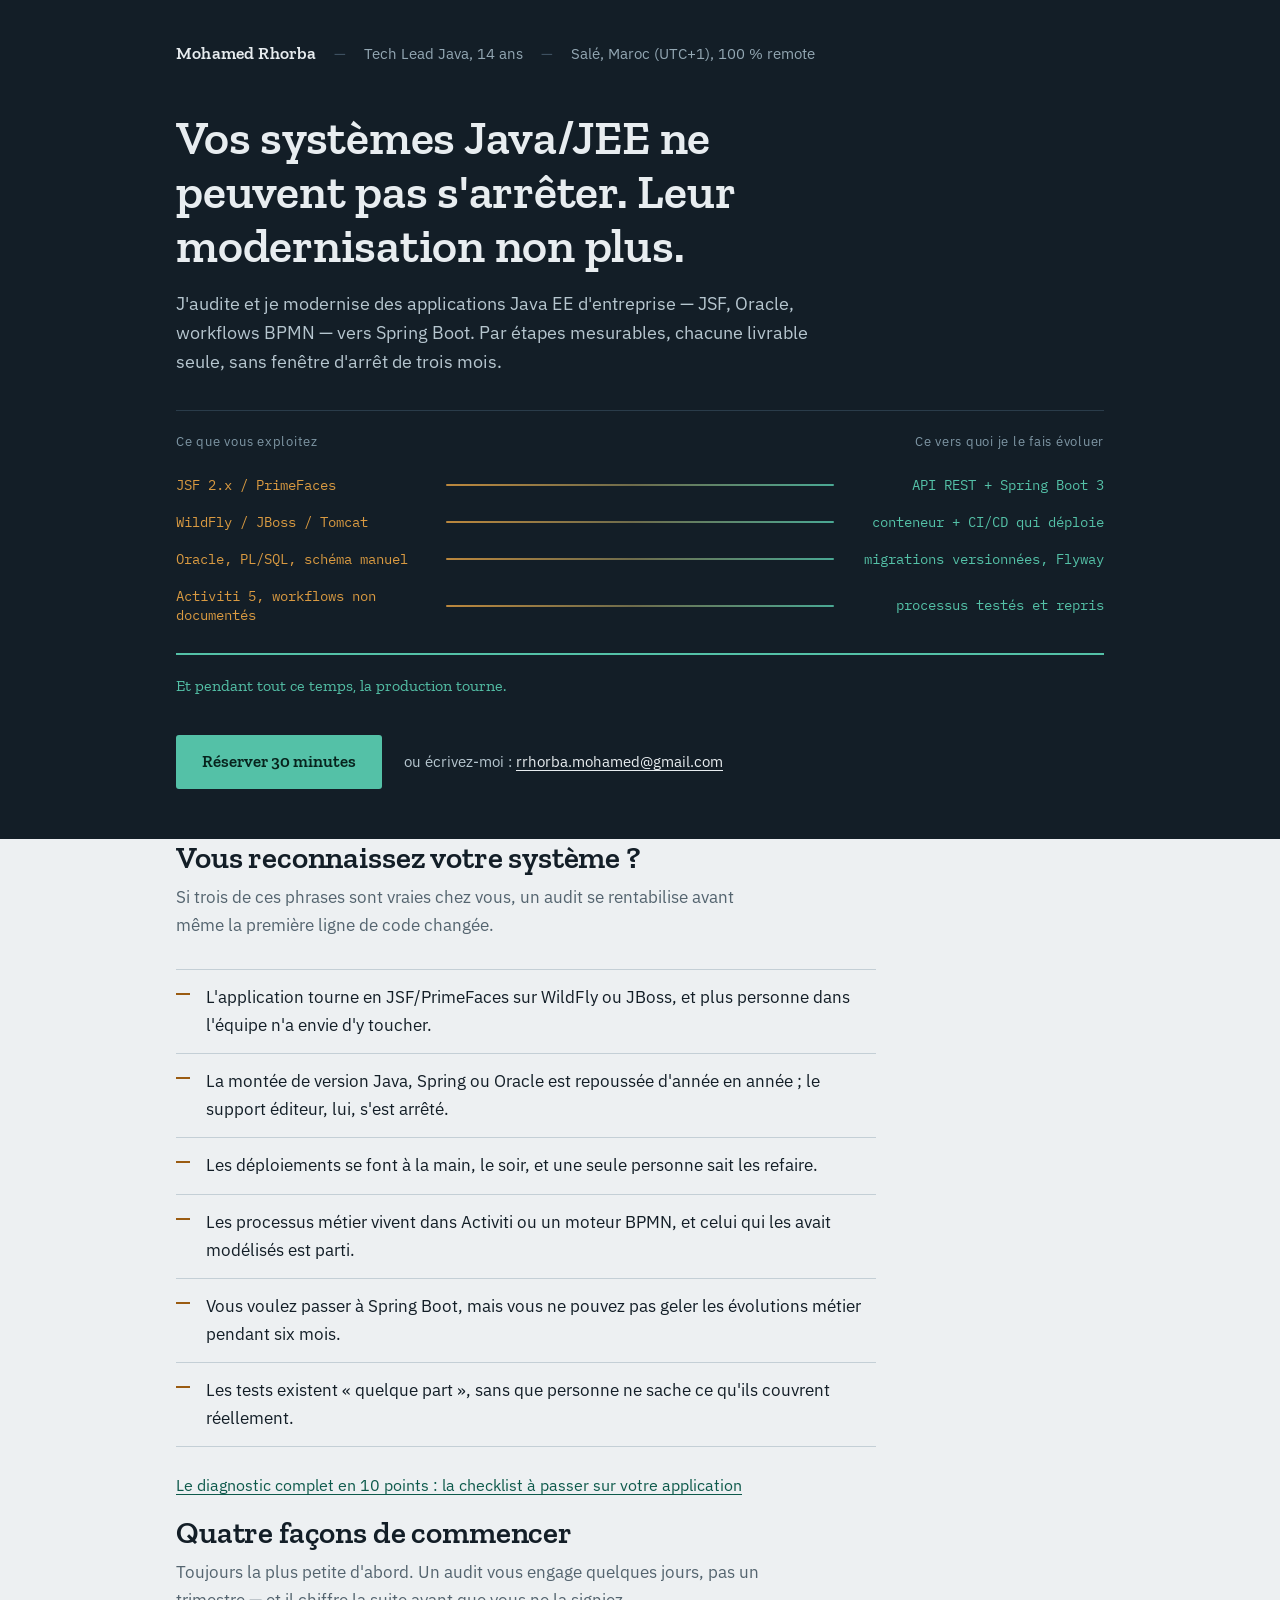
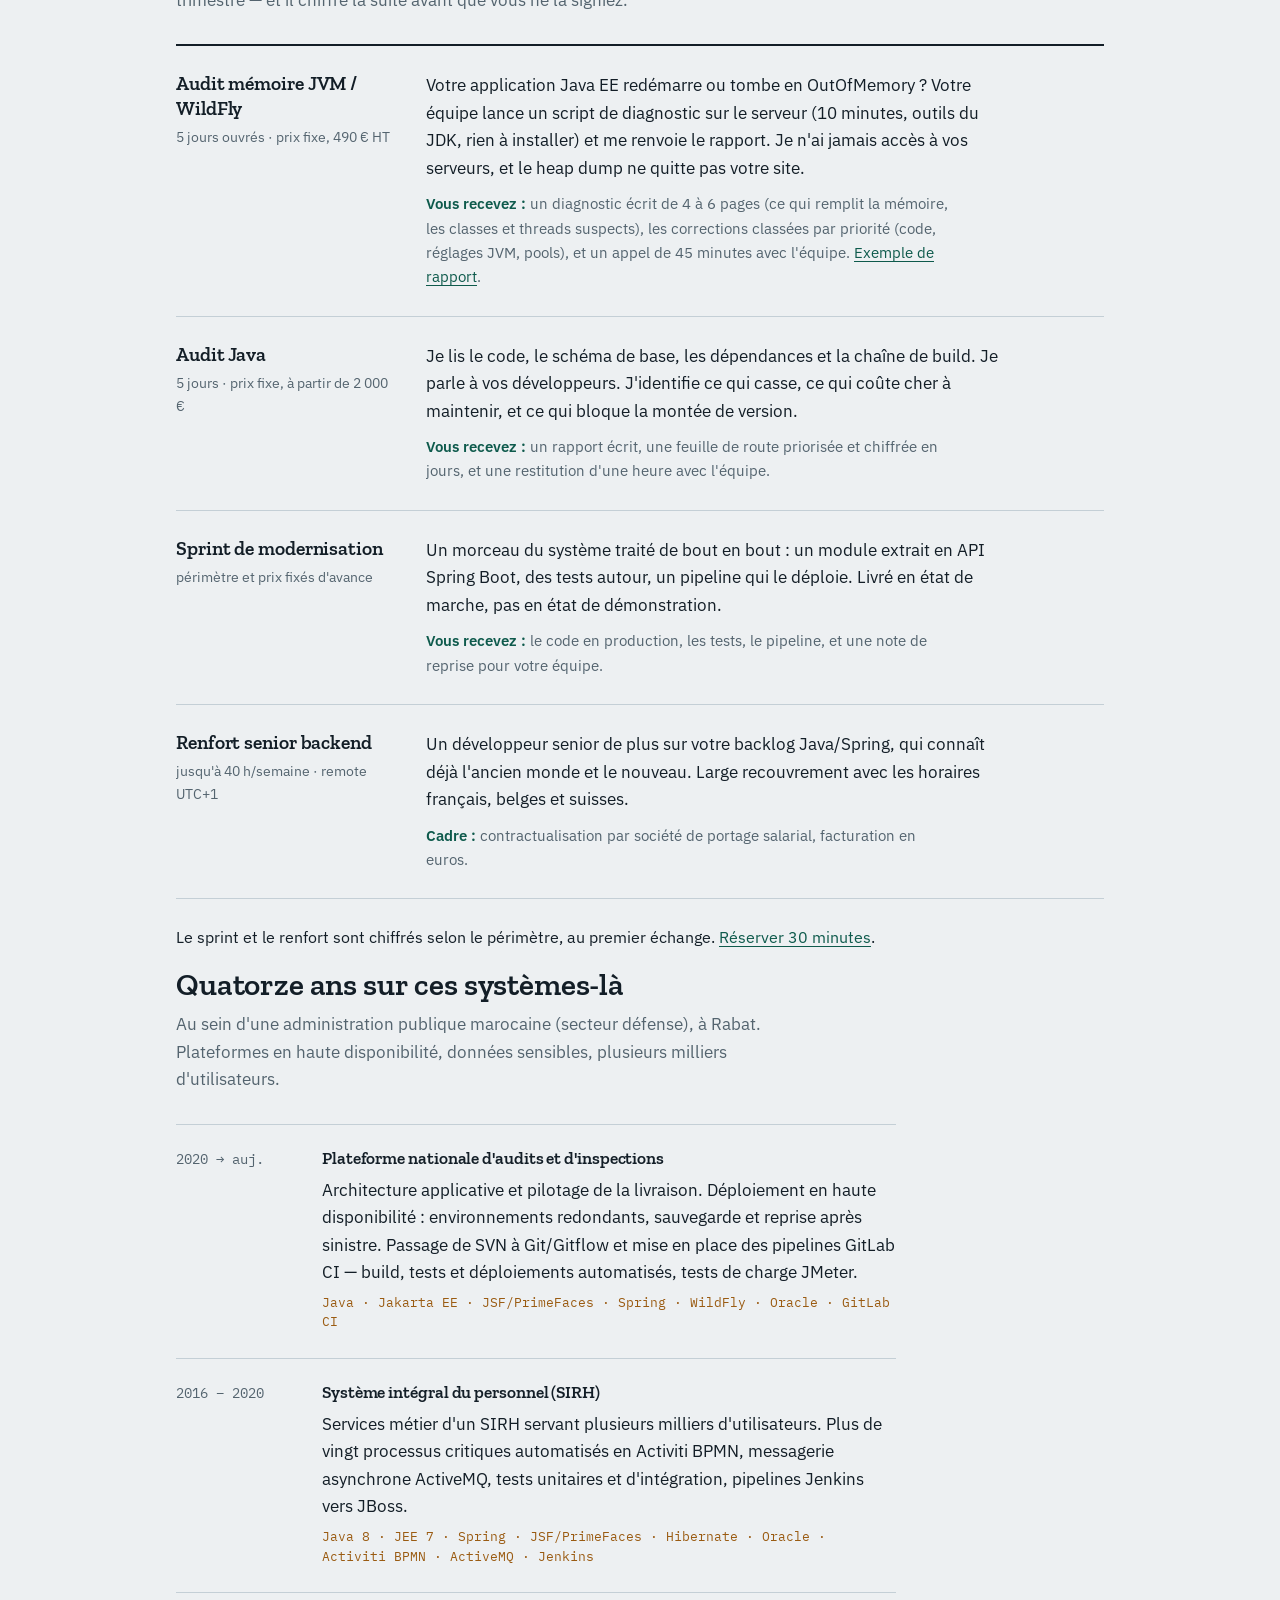
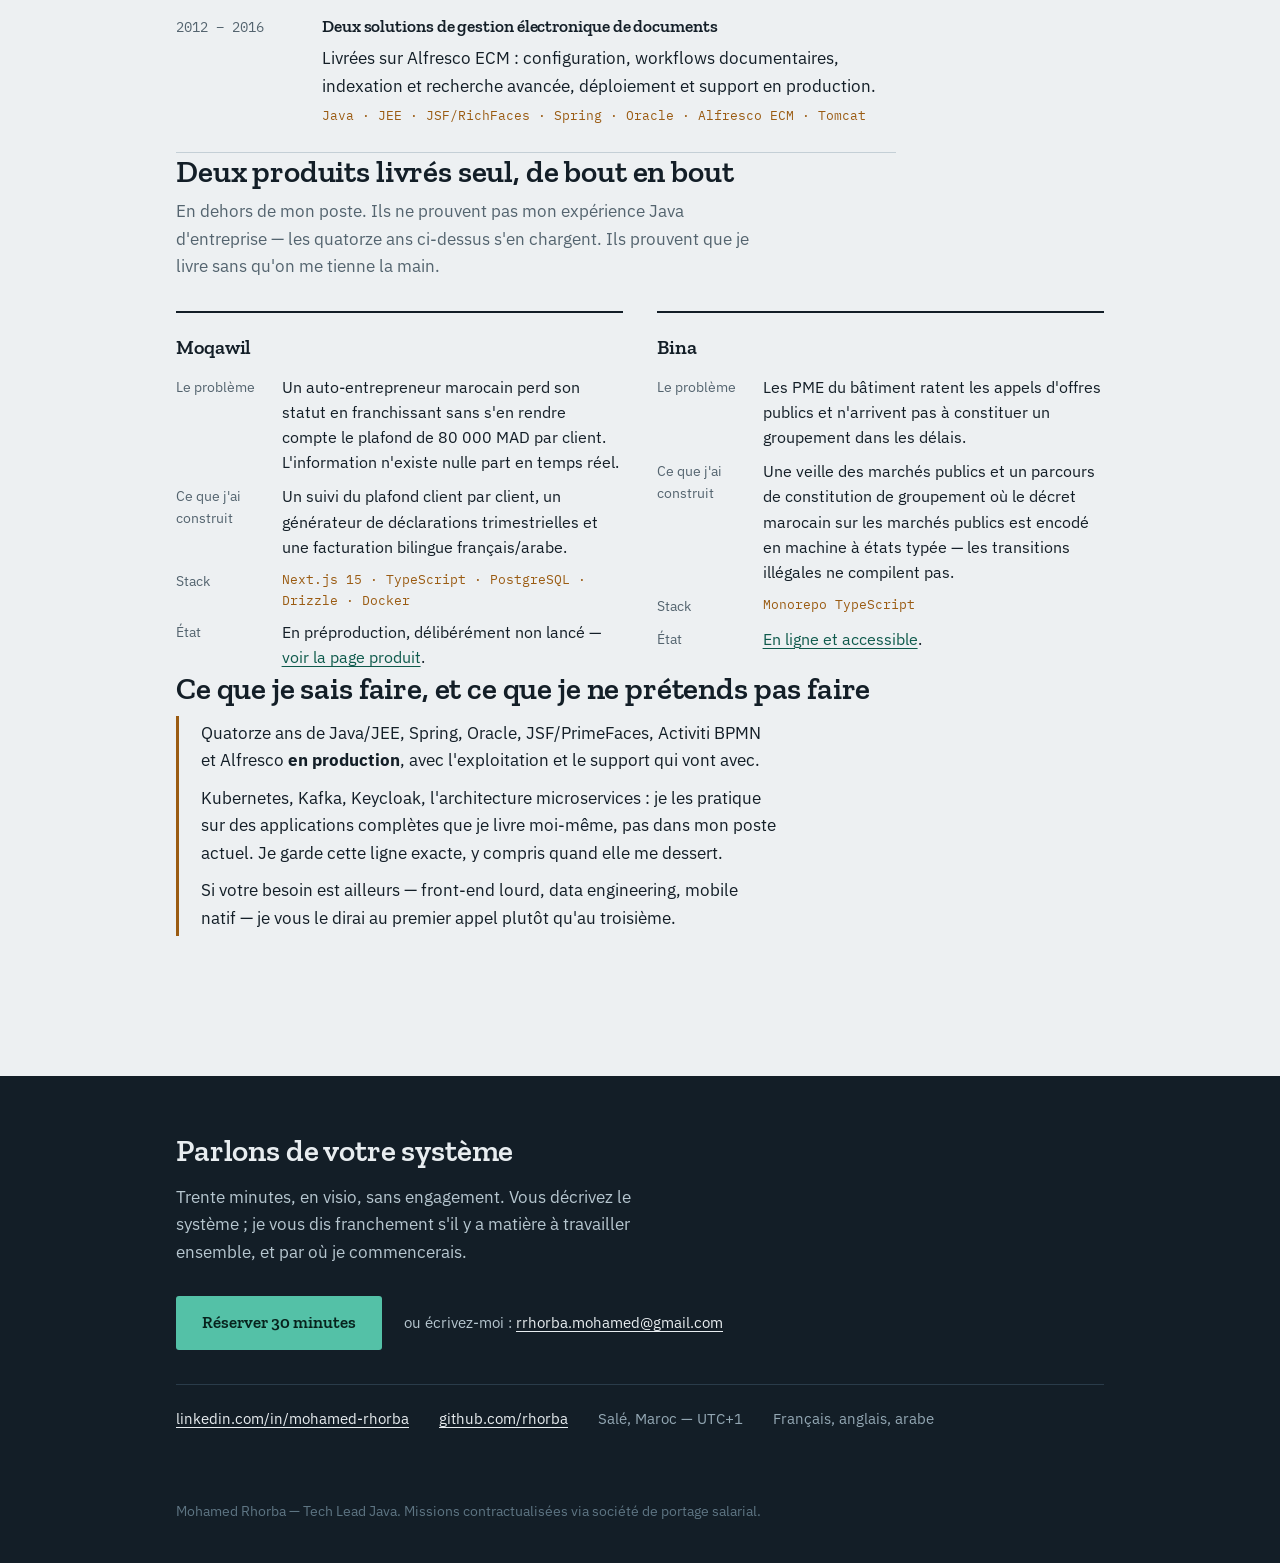
<file: index.html>
<!doctype html>
<html lang="fr">
<head>
<meta charset="utf-8">
<meta name="viewport" content="width=device-width,initial-scale=1">
<title>Mohamed Rhorba — Modernisation de systèmes Java/JEE vers Spring Boot</title>
<meta name="description" content="Tech Lead Java senior, 14 ans. Audit et modernisation d'applications Java EE d'entreprise — JSF, Oracle, Activiti BPMN — vers Spring Boot, sans interruption de service. Remote, UTC+1.">
<meta property="og:title" content="Mohamed Rhorba — Modernisation de systèmes Java/JEE vers Spring Boot">
<meta property="og:description" content="Audit 5 jours à prix fixe, sprints de modernisation à périmètre fixe, renfort senior backend. Remote depuis Salé, UTC+1.">
<meta property="og:type" content="website">
<meta property="og:locale" content="fr_FR">
<meta property="og:url" content="https://rhorba.github.io/">
<meta property="og:image" content="https://rhorba.github.io/og.png">
<meta property="og:image:width" content="1200">
<meta property="og:image:height" content="630">
<meta property="og:image:alt" content="Modernisation de systèmes Java/JEE vers Spring Boot — Mohamed Rhorba">
<meta name="twitter:card" content="summary_large_image">
<link rel="icon" href="data:image/svg+xml,%3Csvg xmlns='http://www.w3.org/2000/svg' viewBox='0 0 32 32'%3E%3Crect width='32' height='32' rx='4' fill='%23131e27'/%3E%3Crect x='6' y='14' width='9' height='3' fill='%23d99a41'/%3E%3Crect x='17' y='14' width='9' height='3' fill='%2354c1a7'/%3E%3C/svg%3E">
<link rel="preconnect" href="https://fonts.googleapis.com">
<link rel="preconnect" href="https://fonts.gstatic.com" crossorigin>
<link href="https://fonts.googleapis.com/css2?family=Zilla+Slab:wght@500;600&family=IBM+Plex+Sans:wght@400;600&family=IBM+Plex+Mono:wght@400&display=swap" rel="stylesheet">
<link rel="stylesheet" href="style.css">
</head>
<body>

<header class="hero">
  <div class="wrap">
    <p class="ident"><b>Mohamed Rhorba</b> <span class="sep">—</span> Tech Lead Java, 14 ans <span class="sep">—</span> Salé, Maroc (UTC+1), 100&nbsp;% remote</p>

    <h1>Vos systèmes Java/JEE ne peuvent pas s'arrêter. Leur modernisation non plus.</h1>
    <p class="chapo">J'audite et je modernise des applications Java EE d'entreprise — JSF, Oracle, workflows BPMN — vers Spring Boot. Par étapes mesurables, chacune livrable seule, sans fenêtre d'arrêt de trois mois.</p>

    <div class="ledger">
      <div class="ledger-tetes">
        <span>Ce que vous exploitez</span><span></span><span class="d">Ce vers quoi je le fais évoluer</span>
      </div>
      <div class="ligne"><span class="de">JSF 2.x / PrimeFaces</span><span class="fleche"></span><span class="vers">API REST + Spring Boot 3</span></div>
      <div class="ligne"><span class="de">WildFly / JBoss / Tomcat</span><span class="fleche"></span><span class="vers">conteneur + CI/CD qui déploie</span></div>
      <div class="ligne"><span class="de">Oracle, PL/SQL, schéma manuel</span><span class="fleche"></span><span class="vers">migrations versionnées, Flyway</span></div>
      <div class="ligne"><span class="de">Activiti 5, workflows non documentés</span><span class="fleche"></span><span class="vers">processus testés et repris</span></div>
      <div class="prod"><p>Et pendant tout ce temps, la production tourne.</p></div>
    </div>

    <div class="actions">
      <a class="btn" href="https://cal.com/mohamed-rhorba/audit">Réserver 30 minutes</a>
      <span class="alt">ou écrivez-moi&nbsp;: <a href="mailto:rrhorba.mohamed@gmail.com">rrhorba.mohamed@gmail.com</a></span>
    </div>
  </div>
</header>

<main>

<section class="wrap">
  <h2>Vous reconnaissez votre système&nbsp;?</h2>
  <p class="intro">Si trois de ces phrases sont vraies chez vous, un audit se rentabilise avant même la première ligne de code changée.</p>
  <ul class="symptomes">
    <li>L'application tourne en JSF/PrimeFaces sur WildFly ou JBoss, et plus personne dans l'équipe n'a envie d'y toucher.</li>
    <li>La montée de version Java, Spring ou Oracle est repoussée d'année en année&nbsp;; le support éditeur, lui, s'est arrêté.</li>
    <li>Les déploiements se font à la main, le soir, et une seule personne sait les refaire.</li>
    <li>Les processus métier vivent dans Activiti ou un moteur BPMN, et celui qui les avait modélisés est parti.</li>
    <li>Vous voulez passer à Spring Boot, mais vous ne pouvez pas geler les évolutions métier pendant six mois.</li>
    <li>Les tests existent «&nbsp;quelque part&nbsp;», sans que personne ne sache ce qu'ils couvrent réellement.</li>
  </ul>
  <p class="suite"><a href="checklist.html">Le diagnostic complet en 10 points&nbsp;: la checklist à passer sur votre application</a></p>
</section>

<section class="wrap">
  <h2>Quatre façons de commencer</h2>
  <p class="intro">Toujours la plus petite d'abord. Un audit vous engage quelques jours, pas un trimestre — et il chiffre la suite avant que vous ne la signiez.</p>

  <div class="offres">
    <article class="offre">
      <div>
        <h3>Audit mémoire JVM / WildFly</h3>
        <p class="quoi">5 jours ouvrés · prix fixe, 490 € HT</p>
      </div>
      <div>
        <p>Votre application Java EE redémarre ou tombe en OutOfMemory&nbsp;? Votre équipe lance un script de diagnostic sur le serveur (10 minutes, outils du JDK, rien à installer) et me renvoie le rapport. Je n'ai jamais accès à vos serveurs, et le heap dump ne quitte pas votre site.</p>
        <p class="livrables"><b>Vous recevez&nbsp;:</b> un diagnostic écrit de 4 à 6 pages (ce qui remplit la mémoire, les classes et threads suspects), les corrections classées par priorité (code, réglages JVM, pools), et un appel de 45 minutes avec l'équipe. <a href="https://github.com/rhorba/java-mem-doctor">Exemple de rapport</a>.</p>
      </div>
    </article>

    <article class="offre">
      <div>
        <h3>Audit Java</h3>
        <p class="quoi">5 jours · prix fixe, à partir de 2 000 €</p>
      </div>
      <div>
        <p>Je lis le code, le schéma de base, les dépendances et la chaîne de build. Je parle à vos développeurs. J'identifie ce qui casse, ce qui coûte cher à maintenir, et ce qui bloque la montée de version.</p>
        <p class="livrables"><b>Vous recevez&nbsp;:</b> un rapport écrit, une feuille de route priorisée et chiffrée en jours, et une restitution d'une heure avec l'équipe.</p>
      </div>
    </article>

    <article class="offre">
      <div>
        <h3>Sprint de modernisation</h3>
        <p class="quoi">périmètre et prix fixés d'avance</p>
      </div>
      <div>
        <p>Un morceau du système traité de bout en bout&nbsp;: un module extrait en API Spring Boot, des tests autour, un pipeline qui le déploie. Livré en état de marche, pas en état de démonstration.</p>
        <p class="livrables"><b>Vous recevez&nbsp;:</b> le code en production, les tests, le pipeline, et une note de reprise pour votre équipe.</p>
      </div>
    </article>

    <article class="offre">
      <div>
        <h3>Renfort senior backend</h3>
        <p class="quoi">jusqu'à 40 h/semaine · remote UTC+1</p>
      </div>
      <div>
        <p>Un développeur senior de plus sur votre backlog Java/Spring, qui connaît déjà l'ancien monde et le nouveau. Large recouvrement avec les horaires français, belges et suisses.</p>
        <p class="livrables"><b>Cadre&nbsp;:</b> contractualisation par société de portage salarial, facturation en euros.</p>
      </div>
    </article>
  </div>
  <p class="suite">Le sprint et le renfort sont chiffrés selon le périmètre, au premier échange. <a href="https://cal.com/mohamed-rhorba/audit">Réserver 30 minutes</a>.</p>
</section>

<section class="wrap">
  <h2>Quatorze ans sur ces systèmes-là</h2>
  <p class="intro">Au sein d'une administration publique marocaine (secteur défense), à Rabat. Plateformes en haute disponibilité, données sensibles, plusieurs milliers d'utilisateurs.</p>
  <div class="preuve">
    <article class="item">
      <p class="an">2020 → auj.</p>
      <div>
        <h3>Plateforme nationale d'audits et d'inspections</h3>
        <p>Architecture applicative et pilotage de la livraison. Déploiement en haute disponibilité&nbsp;: environnements redondants, sauvegarde et reprise après sinistre. Passage de SVN à Git/Gitflow et mise en place des pipelines GitLab CI — build, tests et déploiements automatisés, tests de charge JMeter.</p>
        <p class="stack">Java · Jakarta EE · JSF/PrimeFaces · Spring · WildFly · Oracle · GitLab CI</p>
      </div>
    </article>
    <article class="item">
      <p class="an">2016 – 2020</p>
      <div>
        <h3>Système intégral du personnel (SIRH)</h3>
        <p>Services métier d'un SIRH servant plusieurs milliers d'utilisateurs. Plus de vingt processus critiques automatisés en Activiti BPMN, messagerie asynchrone ActiveMQ, tests unitaires et d'intégration, pipelines Jenkins vers JBoss.</p>
        <p class="stack">Java 8 · JEE 7 · Spring · JSF/PrimeFaces · Hibernate · Oracle · Activiti BPMN · ActiveMQ · Jenkins</p>
      </div>
    </article>
    <article class="item">
      <p class="an">2012 – 2016</p>
      <div>
        <h3>Deux solutions de gestion électronique de documents</h3>
        <p>Livrées sur Alfresco ECM&nbsp;: configuration, workflows documentaires, indexation et recherche avancée, déploiement et support en production.</p>
        <p class="stack">Java · JEE · JSF/RichFaces · Spring · Oracle · Alfresco ECM · Tomcat</p>
      </div>
    </article>
  </div>
</section>

<section class="wrap">
  <h2>Deux produits livrés seul, de bout en bout</h2>
  <p class="intro">En dehors de mon poste. Ils ne prouvent pas mon expérience Java d'entreprise — les quatorze ans ci-dessus s'en chargent. Ils prouvent que je livre sans qu'on me tienne la main.</p>
  <div class="cas">
    <article>
      <h3>Moqawil</h3>
      <dl>
        <dt>Le problème</dt><dd>Un auto-entrepreneur marocain perd son statut en franchissant sans s'en rendre compte le plafond de 80&nbsp;000 MAD par client. L'information n'existe nulle part en temps réel.</dd>
        <dt>Ce que j'ai construit</dt><dd>Un suivi du plafond client par client, un générateur de déclarations trimestrielles et une facturation bilingue français/arabe.</dd>
        <dt>Stack</dt><dd class="stack">Next.js 15 · TypeScript · PostgreSQL · Drizzle · Docker</dd>
        <dt>État</dt><dd>En préproduction, délibérément non lancé — <a href="https://preprod.moqawiil.com">voir la page produit</a>.</dd>
      </dl>
    </article>
    <article>
      <h3>Bina</h3>
      <dl>
        <dt>Le problème</dt><dd>Les PME du bâtiment ratent les appels d'offres publics et n'arrivent pas à constituer un groupement dans les délais.</dd>
        <dt>Ce que j'ai construit</dt><dd>Une veille des marchés publics et un parcours de constitution de groupement où le décret marocain sur les marchés publics est encodé en machine à états typée — les transitions illégales ne compilent pas.</dd>
        <dt>Stack</dt><dd class="stack">Monorepo TypeScript</dd>
        <dt>État</dt><dd><a href="https://web-production-21c16.up.railway.app/fr">En ligne et accessible</a>.</dd>
      </dl>
    </article>
  </div>
</section>

<section class="wrap">
  <h2>Ce que je sais faire, et ce que je ne prétends pas faire</h2>
  <div class="honnete">
    <p>Quatorze ans de Java/JEE, Spring, Oracle, JSF/PrimeFaces, Activiti BPMN et Alfresco <b>en production</b>, avec l'exploitation et le support qui vont avec.</p>
    <p>Kubernetes, Kafka, Keycloak, l'architecture microservices&nbsp;: je les pratique sur des applications complètes que je livre moi-même, pas dans mon poste actuel. Je garde cette ligne exacte, y compris quand elle me dessert.</p>
    <p>Si votre besoin est ailleurs — front-end lourd, data engineering, mobile natif — je vous le dirai au premier appel plutôt qu'au troisième.</p>
  </div>
</section>

</main>

<section class="contact">
  <div class="wrap">
    <h2>Parlons de votre système</h2>
    <p class="chapo">Trente minutes, en visio, sans engagement. Vous décrivez le système&nbsp;; je vous dis franchement s'il y a matière à travailler ensemble, et par où je commencerais.</p>
    <div class="actions">
      <a class="btn" href="https://cal.com/mohamed-rhorba/audit">Réserver 30 minutes</a>
      <span class="alt">ou écrivez-moi&nbsp;: <a href="mailto:rrhorba.mohamed@gmail.com">rrhorba.mohamed@gmail.com</a></span>
    </div>
    <p class="coord">
      <span><a href="https://www.linkedin.com/in/mohamed-rhorba/">linkedin.com/in/mohamed-rhorba</a></span>
      <span><a href="https://github.com/rhorba">github.com/rhorba</a></span>
      <span>Salé, Maroc — UTC+1</span>
      <span>Français, anglais, arabe</span>
    </p>
  </div>
</section>

<footer>
  <div class="wrap">Mohamed Rhorba — Tech Lead Java. Missions contractualisées via société de portage salarial.</div>
</footer>

<script type="application/ld+json">
{"@context":"https://schema.org","@type":"ProfessionalService","name":"Mohamed Rhorba — Modernisation Java/JEE","description":"Audit et modernisation de systèmes Java EE (JSF, Oracle, BPMN) vers Spring Boot.","areaServed":["FR","BE","CH","MA"],"availableLanguage":["fr","en","ar"],"provider":{"@type":"Person","name":"Mohamed Rhorba","jobTitle":"Tech Lead Java","email":"rrhorba.mohamed@gmail.com","url":"https://www.linkedin.com/in/mohamed-rhorba/","address":{"@type":"PostalAddress","addressLocality":"Salé","addressCountry":"MA"}}}
</script>

</body>
</html>
</file>
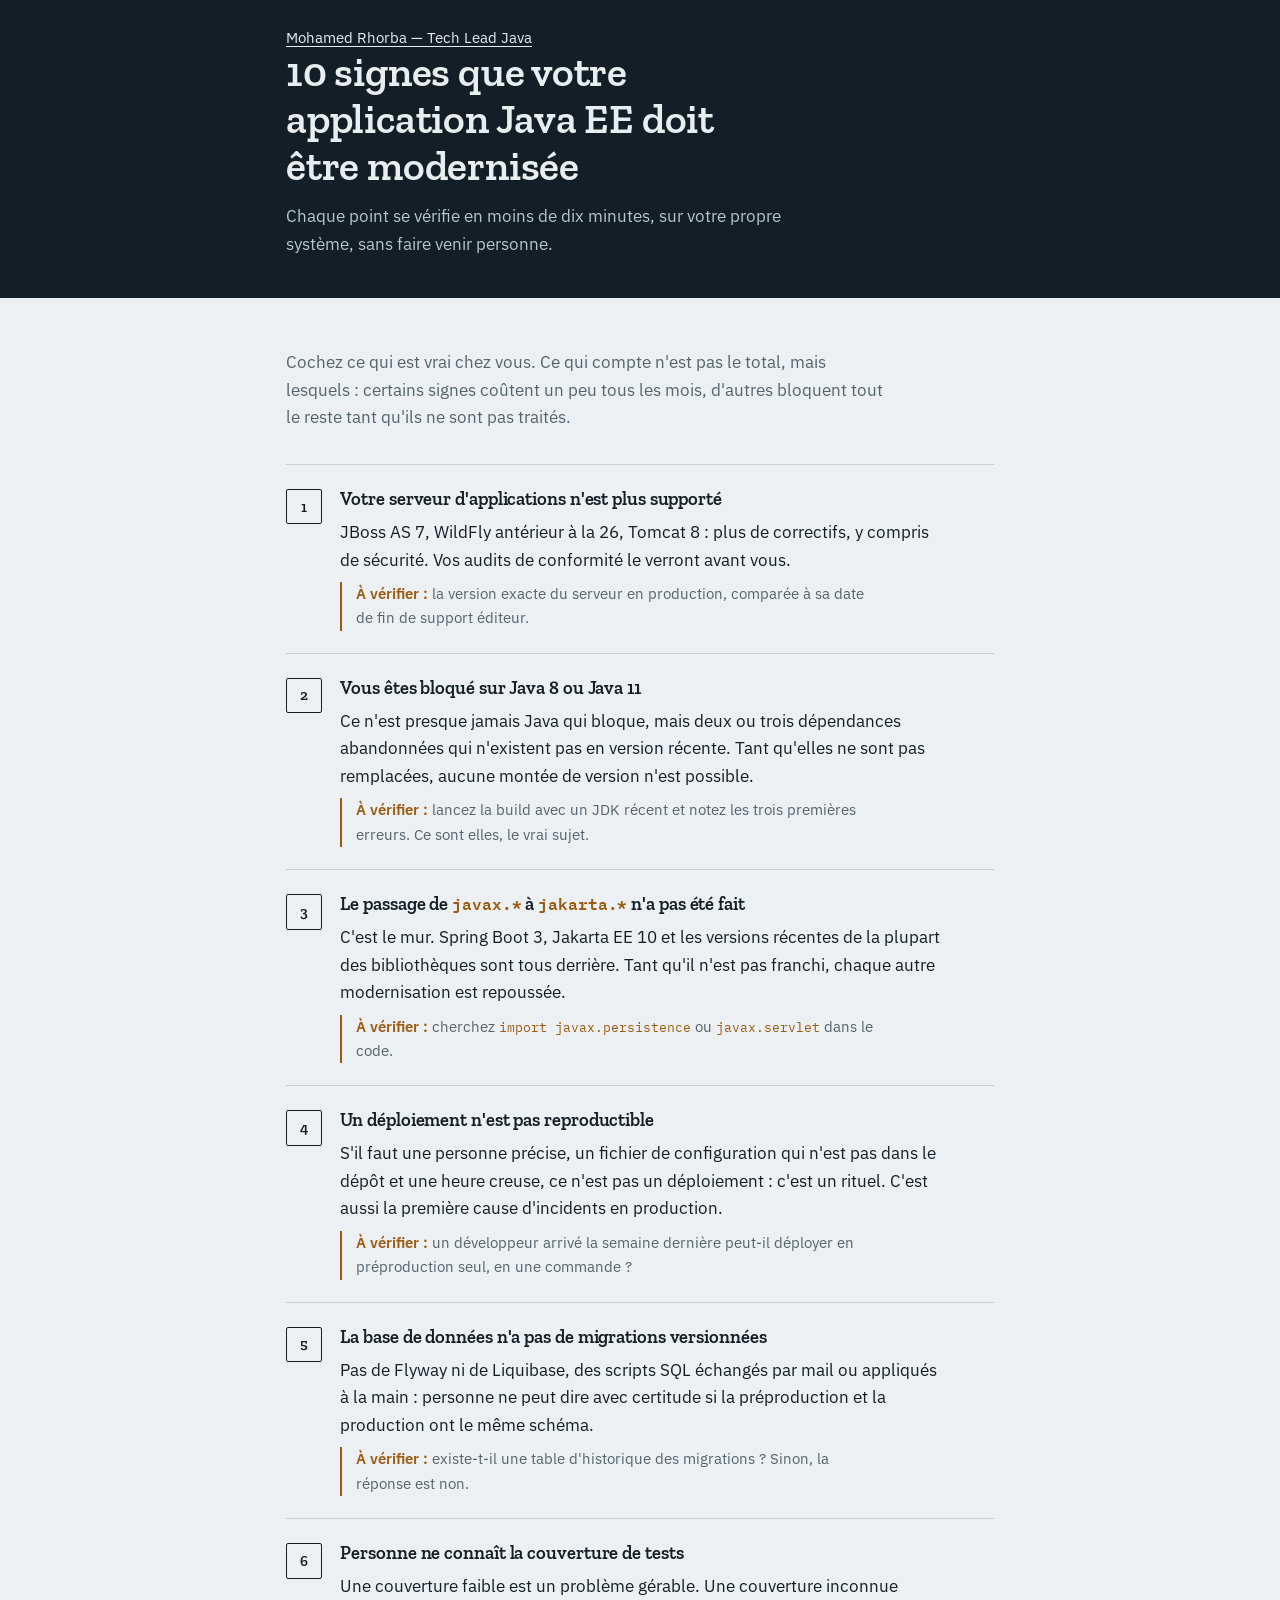
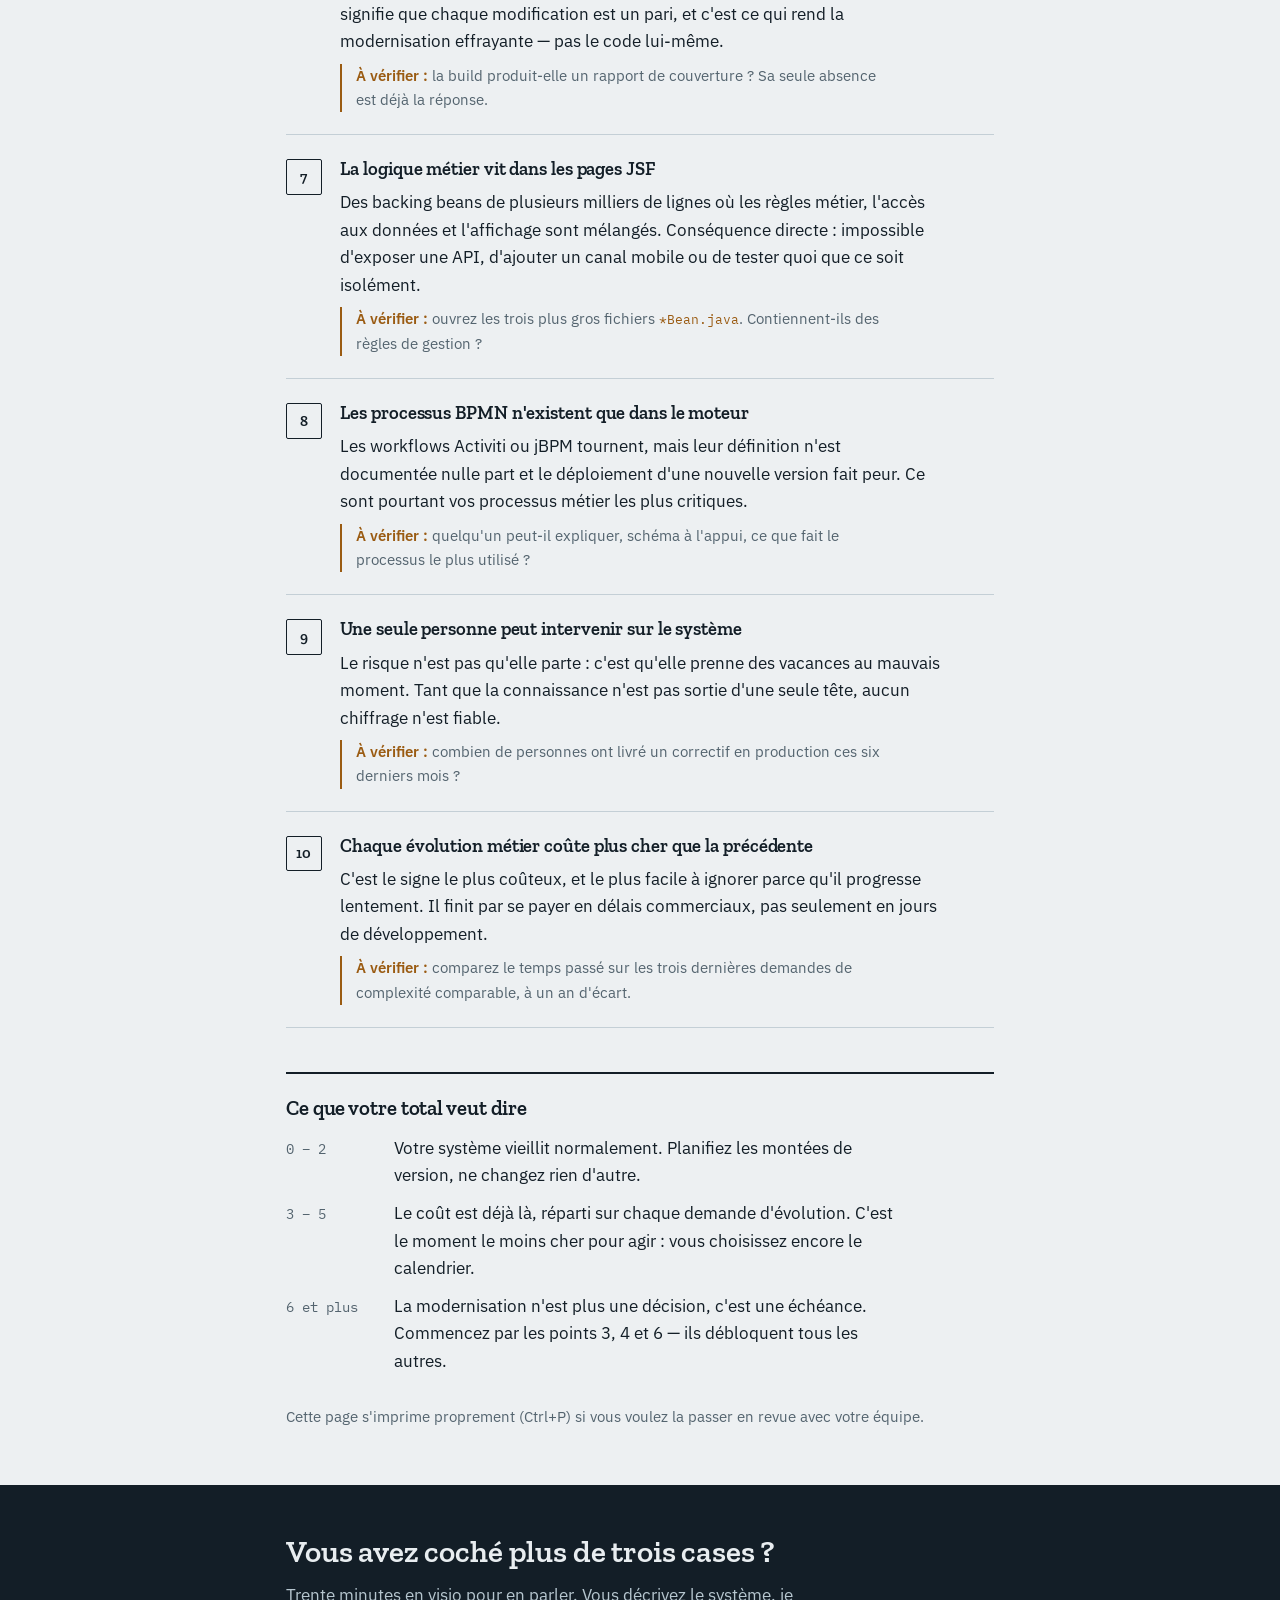
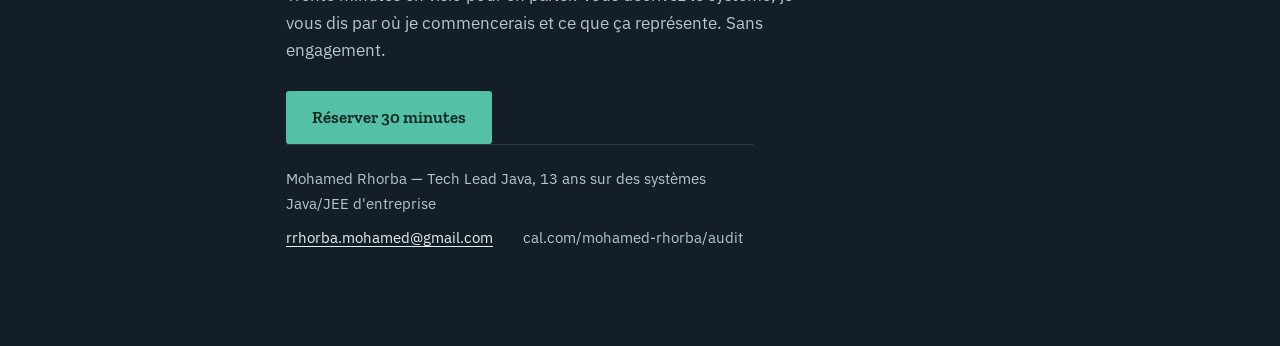
<file: checklist.html>
<!doctype html>
<html lang="fr">
<head>
<meta charset="utf-8">
<meta name="viewport" content="width=device-width,initial-scale=1">
<title>10 signes que votre application Java EE doit être modernisée</title>
<meta name="description" content="Une checklist de dix points, chacun vérifiable en moins de dix minutes sur votre propre système Java EE, avec ce que chaque signe coûte réellement.">
<meta property="og:title" content="10 signes que votre application Java EE doit être modernisée">
<meta property="og:description" content="Dix points vérifiables en moins de dix minutes sur votre propre système, et ce que chacun coûte.">
<meta property="og:type" content="article">
<meta property="og:locale" content="fr_FR">
<meta property="og:url" content="https://rhorba.github.io/checklist.html">
<meta property="og:image" content="https://rhorba.github.io/og.png">
<meta property="og:image:width" content="1200">
<meta property="og:image:height" content="630">
<meta property="og:image:alt" content="Modernisation de systèmes Java/JEE vers Spring Boot — Mohamed Rhorba">
<meta name="twitter:card" content="summary_large_image">
<link rel="icon" href="data:image/svg+xml,%3Csvg xmlns='http://www.w3.org/2000/svg' viewBox='0 0 32 32'%3E%3Crect width='32' height='32' rx='4' fill='%23131e27'/%3E%3Crect x='6' y='14' width='9' height='3' fill='%23d99a41'/%3E%3Crect x='17' y='14' width='9' height='3' fill='%2354c1a7'/%3E%3C/svg%3E">
<link rel="preconnect" href="https://fonts.googleapis.com">
<link rel="preconnect" href="https://fonts.gstatic.com" crossorigin>
<link href="https://fonts.googleapis.com/css2?family=Zilla+Slab:wght@500;600&family=IBM+Plex+Sans:wght@400;600&family=IBM+Plex+Mono:wght@400&display=swap" rel="stylesheet">
<link rel="stylesheet" href="style.css">
<style>
.doc{max-width:760px;margin:0 auto;padding:0 26px}
.doc-tete{background:var(--encre);color:var(--encre-clair);padding:26px 0 40px;margin-bottom:0}
.doc-tete h1{font-size:clamp(1.75rem,4vw,2.6rem);max-width:20ch;margin:0 0 14px}
.doc-tete p{max-width:56ch;color:#b6c6cf;margin:0}
.retour{font-size:14.5px;color:#93a7b3;margin:0 0 30px}
.retour a{color:var(--encre-clair)}
.mode{padding:34px 0 6px;color:var(--doux);max-width:60ch}
ol.check{list-style:none;margin:26px 0 0;padding:0;counter-reset:signe}
ol.check > li{counter-increment:signe;border-top:1px solid var(--trait);padding:22px 0 22px 3.4rem;position:relative}
ol.check > li:last-child{border-bottom:1px solid var(--trait)}
ol.check > li::before{
  content:counter(signe);position:absolute;left:0;top:24px;
  width:2.1rem;height:2.1rem;border:1.5px solid var(--encre);border-radius:2px;
  font-family:"Zilla Slab",Georgia,serif;font-size:15px;font-weight:600;
  display:flex;align-items:center;justify-content:center;
}
ol.check h2{font-size:1.16rem;line-height:1.3;margin:0 0 8px}
ol.check p{margin:0 0 8px;max-width:60ch}
ol.check p:last-child{margin-bottom:0}
.test{font-size:15px;color:var(--doux);border-left:2px solid var(--legacy);padding-left:14px}
.test b{color:var(--legacy);font-weight:600}
ol.check .stack{font-family:"IBM Plex Mono",ui-monospace,monospace;font-size:.88em;color:var(--legacy);white-space:nowrap}
.cout{font-size:15px;color:var(--cible);font-weight:600}
.score{margin:44px 0 0;border-top:2px solid var(--encre);padding-top:22px}
.score h2{font-size:1.3rem;margin:0 0 14px}
.score dl{display:grid;grid-template-columns:5.5rem 1fr;gap:10px 20px;margin:0;max-width:62ch}
.score dt{font-family:"IBM Plex Mono",ui-monospace,monospace;font-size:14px;color:var(--doux);padding-top:3px}
.score dd{margin:0}
.fin{background:var(--encre);color:var(--encre-clair);margin-top:56px;padding:48px 0 44px}
.fin h2{margin:0 0 12px}
.fin p{color:#b6c6cf;max-width:52ch;margin:0 0 26px}
.imprimer{margin:30px 0 0;font-size:14.5px;color:var(--doux)}
@media print{
  body{background:#fff;font-size:11pt}
  .doc-tete,.fin{background:#fff;color:var(--encre);padding:0 0 18pt}
  .doc-tete p,.fin p{color:var(--doux)}
  .retour,.imprimer,.btn{display:none}
  .fin{border-top:2px solid var(--encre);margin-top:24pt;padding-top:16pt}
  .fin .rappel{display:block;font-size:11pt;color:var(--encre)}
  ol.check > li{break-inside:avoid;padding-top:14pt;padding-bottom:14pt}
  a{color:var(--encre);text-decoration:none}
}
</style>
</head>
<body>

<header class="doc-tete">
  <div class="doc">
    <p class="retour"><a href="index.html">Mohamed Rhorba — Tech Lead Java</a></p>
    <h1>10 signes que votre application Java EE doit être modernisée</h1>
    <p>Chaque point se vérifie en moins de dix minutes, sur votre propre système, sans faire venir personne.</p>
  </div>
</header>

<main class="doc">
  <p class="mode">Cochez ce qui est vrai chez vous. Ce qui compte n'est pas le total, mais lesquels : certains signes coûtent un peu tous les mois, d'autres bloquent tout le reste tant qu'ils ne sont pas traités.</p>

  <ol class="check">
    <li>
      <h2>Votre serveur d'applications n'est plus supporté</h2>
      <p>JBoss AS 7, WildFly antérieur à la 26, Tomcat 8 : plus de correctifs, y compris de sécurité. Vos audits de conformité le verront avant vous.</p>
      <p class="test"><b>À vérifier :</b> la version exacte du serveur en production, comparée à sa date de fin de support éditeur.</p>
    </li>

    <li>
      <h2>Vous êtes bloqué sur Java 8 ou Java 11</h2>
      <p>Ce n'est presque jamais Java qui bloque, mais deux ou trois dépendances abandonnées qui n'existent pas en version récente. Tant qu'elles ne sont pas remplacées, aucune montée de version n'est possible.</p>
      <p class="test"><b>À vérifier :</b> lancez la build avec un JDK récent et notez les trois premières erreurs. Ce sont elles, le vrai sujet.</p>
    </li>

    <li>
      <h2>Le passage de <span class="stack">javax.*</span> à <span class="stack">jakarta.*</span> n'a pas été fait</h2>
      <p>C'est le mur. Spring Boot 3, Jakarta EE 10 et les versions récentes de la plupart des bibliothèques sont tous derrière. Tant qu'il n'est pas franchi, chaque autre modernisation est repoussée.</p>
      <p class="test"><b>À vérifier :</b> cherchez <span class="stack">import javax.persistence</span> ou <span class="stack">javax.servlet</span> dans le code.</p>
    </li>

    <li>
      <h2>Un déploiement n'est pas reproductible</h2>
      <p>S'il faut une personne précise, un fichier de configuration qui n'est pas dans le dépôt et une heure creuse, ce n'est pas un déploiement : c'est un rituel. C'est aussi la première cause d'incidents en production.</p>
      <p class="test"><b>À vérifier :</b> un développeur arrivé la semaine dernière peut-il déployer en préproduction seul, en une commande&nbsp;?</p>
    </li>

    <li>
      <h2>La base de données n'a pas de migrations versionnées</h2>
      <p>Pas de Flyway ni de Liquibase, des scripts SQL échangés par mail ou appliqués à la main : personne ne peut dire avec certitude si la préproduction et la production ont le même schéma.</p>
      <p class="test"><b>À vérifier :</b> existe-t-il une table d'historique des migrations&nbsp;? Sinon, la réponse est non.</p>
    </li>

    <li>
      <h2>Personne ne connaît la couverture de tests</h2>
      <p>Une couverture faible est un problème gérable. Une couverture inconnue signifie que chaque modification est un pari, et c'est ce qui rend la modernisation effrayante — pas le code lui-même.</p>
      <p class="test"><b>À vérifier :</b> la build produit-elle un rapport de couverture&nbsp;? Sa seule absence est déjà la réponse.</p>
    </li>

    <li>
      <h2>La logique métier vit dans les pages JSF</h2>
      <p>Des backing beans de plusieurs milliers de lignes où les règles métier, l'accès aux données et l'affichage sont mélangés. Conséquence directe : impossible d'exposer une API, d'ajouter un canal mobile ou de tester quoi que ce soit isolément.</p>
      <p class="test"><b>À vérifier :</b> ouvrez les trois plus gros fichiers <span class="stack">*Bean.java</span>. Contiennent-ils des règles de gestion&nbsp;?</p>
    </li>

    <li>
      <h2>Les processus BPMN n'existent que dans le moteur</h2>
      <p>Les workflows Activiti ou jBPM tournent, mais leur définition n'est documentée nulle part et le déploiement d'une nouvelle version fait peur. Ce sont pourtant vos processus métier les plus critiques.</p>
      <p class="test"><b>À vérifier :</b> quelqu'un peut-il expliquer, schéma à l'appui, ce que fait le processus le plus utilisé&nbsp;?</p>
    </li>

    <li>
      <h2>Une seule personne peut intervenir sur le système</h2>
      <p>Le risque n'est pas qu'elle parte : c'est qu'elle prenne des vacances au mauvais moment. Tant que la connaissance n'est pas sortie d'une seule tête, aucun chiffrage n'est fiable.</p>
      <p class="test"><b>À vérifier :</b> combien de personnes ont livré un correctif en production ces six derniers mois&nbsp;?</p>
    </li>

    <li>
      <h2>Chaque évolution métier coûte plus cher que la précédente</h2>
      <p>C'est le signe le plus coûteux, et le plus facile à ignorer parce qu'il progresse lentement. Il finit par se payer en délais commerciaux, pas seulement en jours de développement.</p>
      <p class="test"><b>À vérifier :</b> comparez le temps passé sur les trois dernières demandes de complexité comparable, à un an d'écart.</p>
    </li>
  </ol>

  <div class="score">
    <h2>Ce que votre total veut dire</h2>
    <dl>
      <dt>0 – 2</dt><dd>Votre système vieillit normalement. Planifiez les montées de version, ne changez rien d'autre.</dd>
      <dt>3 – 5</dt><dd>Le coût est déjà là, réparti sur chaque demande d'évolution. C'est le moment le moins cher pour agir : vous choisissez encore le calendrier.</dd>
      <dt>6 et plus</dt><dd>La modernisation n'est plus une décision, c'est une échéance. Commencez par les points 3, 4 et 6 — ils débloquent tous les autres.</dd>
    </dl>
    <p class="imprimer">Cette page s'imprime proprement (Ctrl+P) si vous voulez la passer en revue avec votre équipe.</p>
  </div>
</main>

<section class="fin">
  <div class="doc">
    <h2>Vous avez coché plus de trois cases&nbsp;?</h2>
    <p>Trente minutes en visio pour en parler. Vous décrivez le système, je vous dis par où je commencerais et ce que ça représente. Sans engagement.</p>
    <a class="btn" href="https://cal.com/mohamed-rhorba/audit">Réserver 30 minutes</a>
    <p class="coord">
      <span>Mohamed Rhorba — Tech Lead Java, 13 ans sur des systèmes Java/JEE d'entreprise</span>
      <span><a href="mailto:rrhorba.mohamed@gmail.com">rrhorba.mohamed@gmail.com</a></span>
      <span>cal.com/mohamed-rhorba/audit</span>
    </p>
  </div>
</section>

</body>
</html>
</file>
<file: style.css>
:root{
  --encre:#131e27;
  --papier:#edf0f2;
  --legacy:#9a5b12;
  --cible:#0e5a4c;
  --trait:#c4cfd6;
  --doux:#54646f;
  --encre-clair:#e8edf0;
  --legacy-clair:#d99a41;
  --cible-clair:#54c1a7;
  color-scheme:light;
}
*{box-sizing:border-box}
html{-webkit-text-size-adjust:100%}
body{
  margin:0;background:var(--papier);color:var(--encre);
  font-family:"IBM Plex Sans","Segoe UI",system-ui,sans-serif;
  font-size:17px;line-height:1.62;
  font-feature-settings:"kern" 1;
}
h1,h2,h3,.slab{font-family:"Zilla Slab",Georgia,serif;font-weight:600;letter-spacing:-.005em}
a{color:var(--cible);text-underline-offset:3px;text-decoration-thickness:1px}
a:hover{text-decoration-thickness:2px}
a:focus-visible{outline:2px solid var(--cible);outline-offset:3px;border-radius:2px}
.wrap{max-width:980px;margin:0 auto;padding:0 26px}
.prose{max-width:64ch}

/* ---------- bandeau haut ---------- */
.hero{background:var(--encre);color:var(--encre-clair);padding:24px 0 50px}
.ident{display:flex;flex-wrap:wrap;gap:6px 18px;align-items:baseline;
  padding-bottom:30px;font-size:14.5px;color:#93a7b3}
.ident b{font-family:"Zilla Slab",Georgia,serif;font-size:17.5px;font-weight:600;color:var(--encre-clair);letter-spacing:.01em}
.ident .sep{color:#3d5060}
h1{
  font-size:clamp(1.95rem,4.3vw,3rem);line-height:1.12;margin:0 0 16px;
  max-width:23ch;font-weight:600;
}
.hero .chapo{max-width:58ch;font-size:clamp(1.02rem,1.6vw,1.12rem);color:#b6c6cf;margin:0 0 34px}

/* ---------- registre de migration ---------- */
.ledger{margin:0 0 36px;border-top:1px solid #2a3c4a;padding-top:20px}
.ledger-tetes{display:grid;grid-template-columns:minmax(0,15.5rem) minmax(30px,1fr) minmax(0,15.5rem);gap:0 22px;
  font-size:12.5px;letter-spacing:.06em;color:#7f97a5;margin-bottom:16px}
.ledger-tetes .d{text-align:right}
.ligne{display:grid;grid-template-columns:minmax(0,15.5rem) minmax(30px,1fr) minmax(0,15.5rem);gap:0 22px;align-items:center;
  padding:9px 0}
.ligne .de,.ligne .vers{font-family:"IBM Plex Mono",ui-monospace,monospace;font-size:14px;line-height:1.35}
.ligne .de{color:var(--legacy-clair)}
.ligne .vers{color:var(--cible-clair);text-align:right}
.ligne .fleche{height:2px;border-radius:2px;
  background:linear-gradient(90deg,var(--legacy-clair) 0%,#7f7a52 48%,var(--cible-clair) 100%);
  opacity:.85}
.prod{margin-top:20px;padding-top:18px;border-top:2px solid var(--cible-clair)}
.prod p{margin:0;font-size:14.5px;color:var(--cible-clair);font-family:"Zilla Slab",Georgia,serif;font-size:16px}

/* ---------- actions ---------- */
.actions{display:flex;flex-wrap:wrap;gap:14px 22px;align-items:center}
.btn{
  display:inline-block;background:var(--cible-clair);color:#07231d;
  font-family:"Zilla Slab",Georgia,serif;font-size:17px;font-weight:600;
  padding:13px 26px;border-radius:3px;text-decoration:none;
}
.btn:hover{background:#6fd3ba}
.btn:focus-visible{outline:2px solid #fff;outline-offset:3px}
.actions .alt{color:#b6c6cf;font-size:15px}
.actions .alt a{color:var(--encre-clair)}

/* ---------- sections ---------- */
section{padding:62px 0 0}
section:last-of-type{padding-bottom:70px}
h2{font-size:clamp(1.5rem,2.6vw,1.95rem);line-height:1.2;margin:0 0 8px}
.intro{color:var(--doux);margin:0 0 30px;max-width:60ch}

/* symptômes */
.symptomes{list-style:none;margin:0;padding:0;max-width:70ch}
.symptomes li{padding:14px 0 14px 30px;border-top:1px solid var(--trait);position:relative}
.symptomes li:last-child{border-bottom:1px solid var(--trait)}
.symptomes li::before{content:"";position:absolute;left:0;top:23px;width:14px;height:2px;background:var(--legacy)}

/* offres */
.offres{border-top:2px solid var(--encre)}
.offre{display:grid;grid-template-columns:13.5rem minmax(0,1fr);gap:6px 34px;
  padding:26px 0;border-bottom:1px solid var(--trait)}
.offre h3{margin:0;font-size:1.22rem;line-height:1.25}
.offre .quoi{font-size:14px;color:var(--doux);margin-top:5px}
.offre p{margin:0 0 10px;max-width:58ch}
.offre .livrables{margin:0;font-size:15px;color:var(--doux)}
.offre .livrables b{color:var(--cible);font-weight:600}

/* preuve */
.preuve{display:grid;gap:0;max-width:72ch}
.item{display:grid;grid-template-columns:7.5rem minmax(0,1fr);gap:4px 26px;padding:20px 0;border-top:1px solid var(--trait)}
.item:last-child{border-bottom:1px solid var(--trait)}
.item .an{font-family:"IBM Plex Mono",ui-monospace,monospace;font-size:14px;color:var(--doux);padding-top:3px}
.item h3{margin:0 0 4px;font-size:1.08rem}
.item p{margin:0 0 6px}
.item .stack{font-family:"IBM Plex Mono",ui-monospace,monospace;font-size:13px;color:var(--legacy);line-height:1.5}

/* cas */
.cas{display:grid;grid-template-columns:repeat(auto-fit,minmax(300px,1fr));gap:34px}
.cas > article{border-top:2px solid var(--encre);padding-top:18px;min-width:0}
.cas h3{margin:0 0 12px;font-size:1.25rem}
.cas dl{margin:0;display:grid;grid-template-columns:5.6rem minmax(0,1fr);gap:9px 16px;font-size:15.5px}
.cas dt{color:var(--doux);font-size:13.5px;padding-top:2px}
.cas dd{margin:0;min-width:0}
.cas .stack{font-family:"IBM Plex Mono",ui-monospace,monospace;font-size:13px;color:var(--legacy);overflow-wrap:anywhere}

/* honnêteté */
.honnete{border-left:3px solid var(--legacy);padding:4px 0 4px 22px;max-width:60ch}
.honnete p{margin:0 0 10px}
.honnete p:last-child{margin-bottom:0}

/* contact */
.contact{background:var(--encre);color:var(--encre-clair);margin-top:70px;padding:56px 0}
.contact h2{margin-bottom:14px}
.contact .chapo{color:#b6c6cf;max-width:52ch;margin:0 0 30px}
.coord{margin:34px 0 0;padding-top:22px;border-top:1px solid #2a3c4a;
  display:flex;flex-wrap:wrap;gap:10px 30px;font-size:15px;color:#93a7b3}
.coord a{color:var(--encre-clair)}
footer{background:var(--encre);color:#5e7583;font-size:13.5px;padding:0 0 40px}

/* liens de bas de section */
.suite{margin-top:26px;font-size:15.5px}

@media (max-width:760px){
  body{font-size:16px}
  .ledger-tetes,.ligne{grid-template-columns:1fr;gap:2px}
  .ledger-tetes .d,.ligne .vers{text-align:left}
  .ligne{padding:12px 0;border-top:1px solid #2a3c4a}
  .ligne .fleche{height:2px;margin:7px 0;width:60px}
  .offre,.item{grid-template-columns:1fr;gap:8px}
  .cas dl{grid-template-columns:1fr;gap:2px 0}
  .cas dd{margin-bottom:8px}
}
@media (prefers-reduced-motion:reduce){*{transition:none!important;animation:none!important}}
</file>
